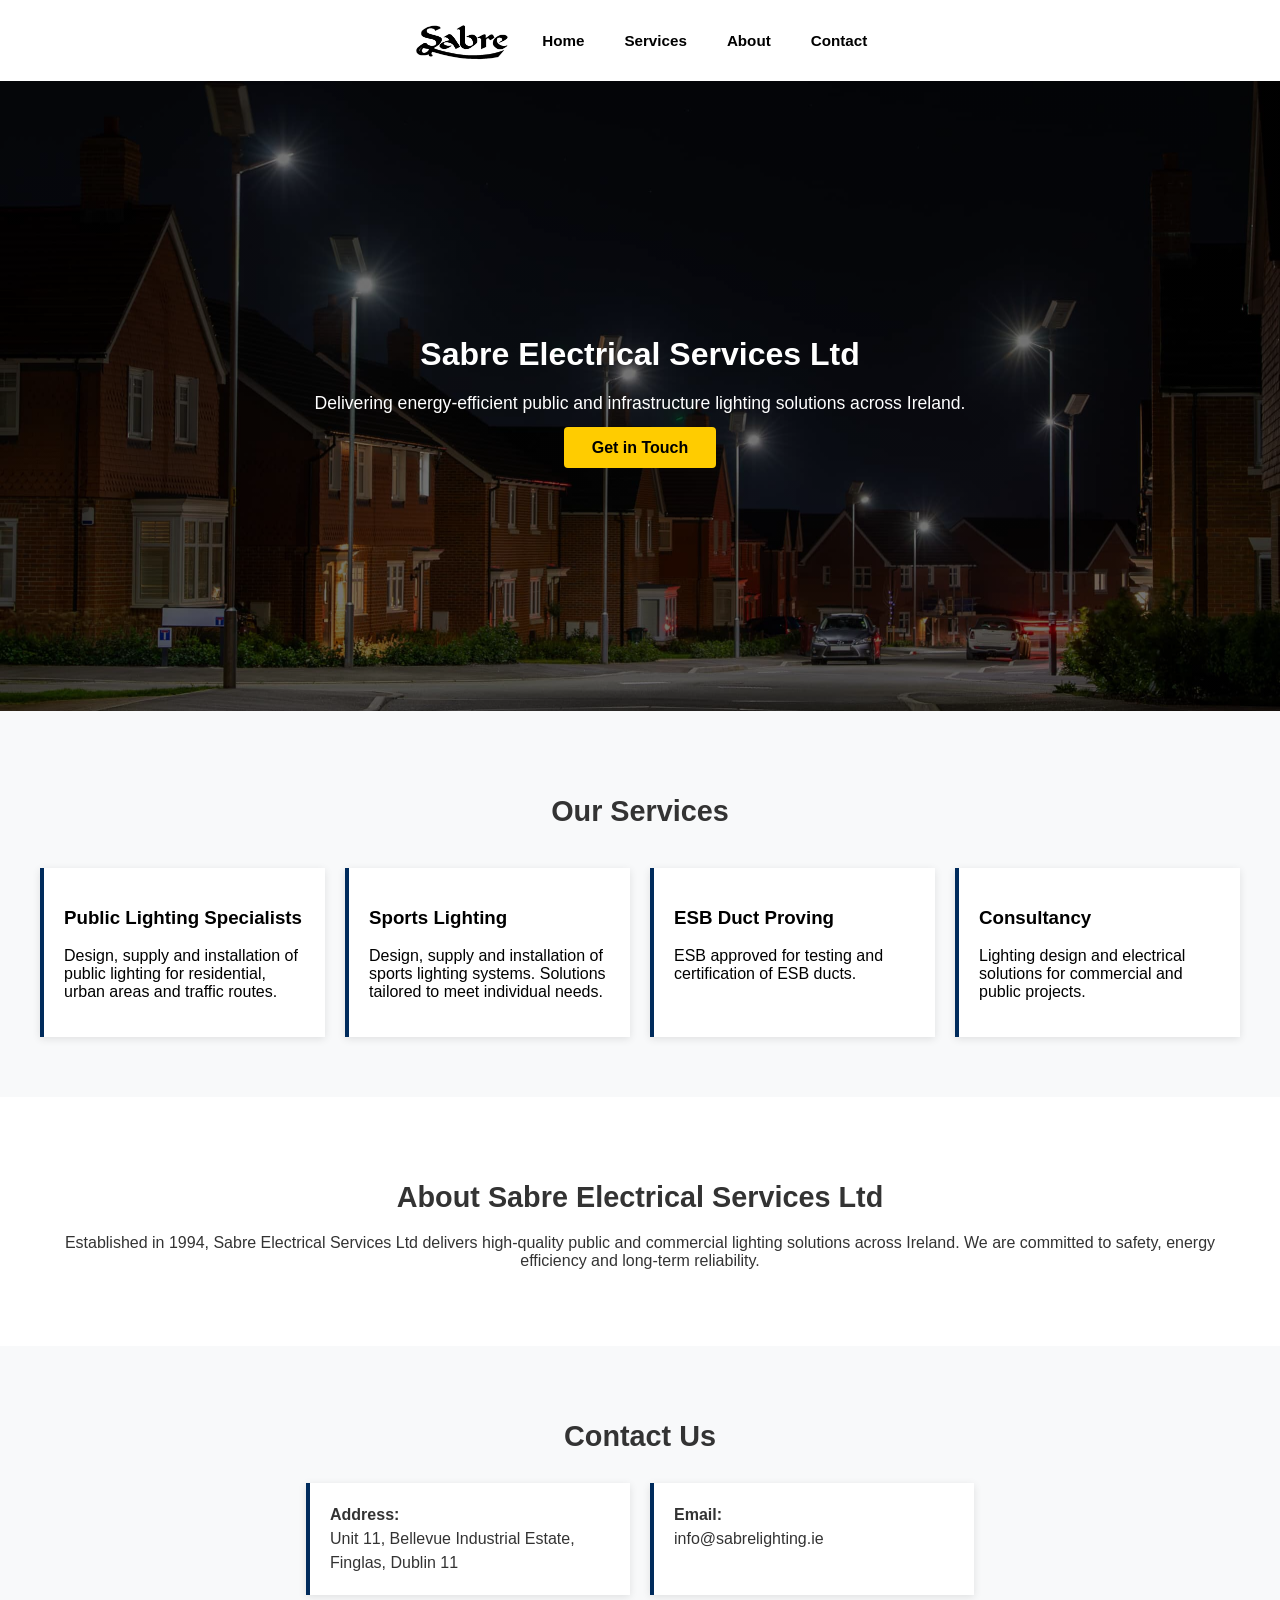
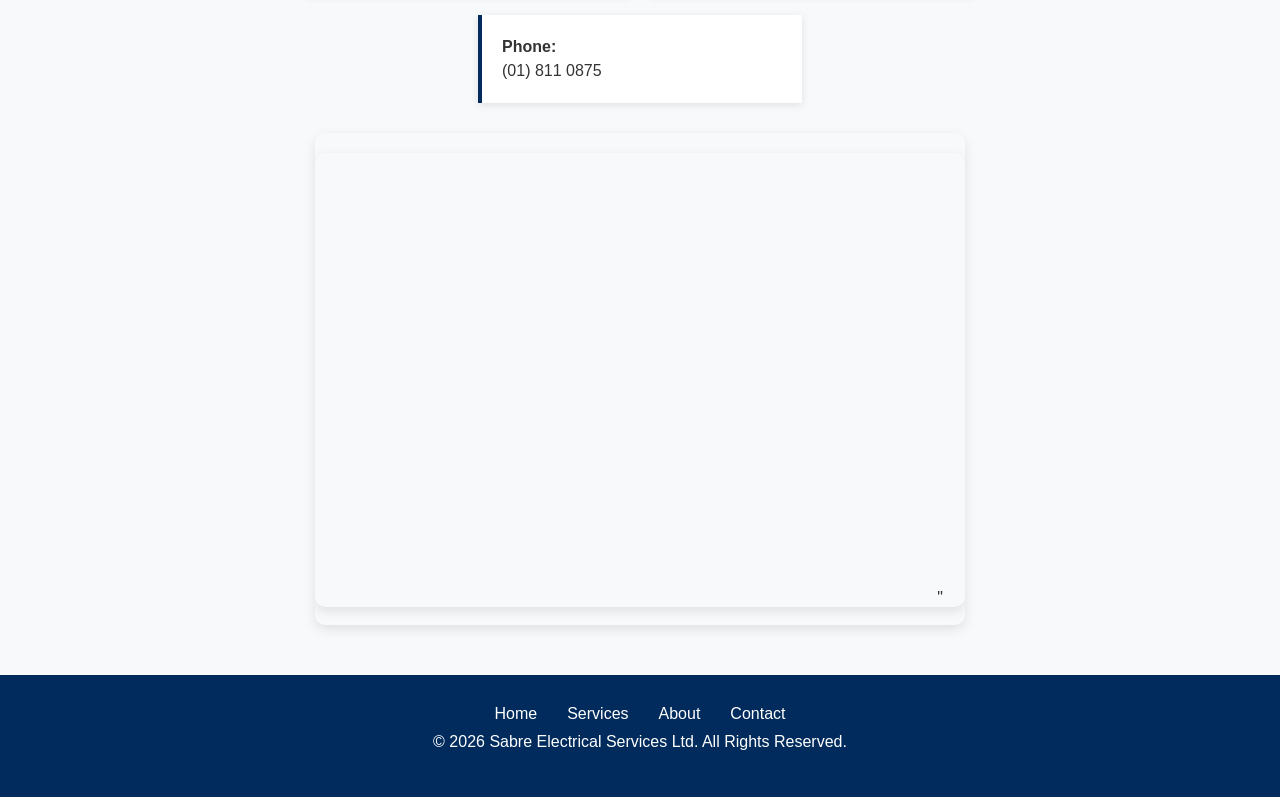
<file: index.html>
<!DOCTYPE html>
<html lang="en">
<head>
  <meta charset="UTF-8" />
  <meta name="viewport" content="width=device-width, initial-scale=1.0" />
  <title>Sabre Electrical Services Ltd</title>
  <link rel="stylesheet" href="style.css" />
</head>

<body id="top">

  <!-- Navigation -->
<header class="navbar container">
  
<div class="logo">
  <img src="logo black on white.jpg" alt="Sabre Logo">
</div>
  
  <nav class="nav-links">
    <ul>
      <li><a href="#top">Home</a></li>
      <li><a href="#services">Services</a></li>
      <li><a href="#about">About</a></li>
      <li><a href="#contact">Contact</a></li>
    </ul>
  </nav>
</header>
 

<!-- Hero -->
<section class="hero">
  <div class="container">
    <div class="hero-content">

<div class="hero-title">

  <span class="hero-title-text">Sabre Electrical Services Ltd</span>
</div>

      <p>Delivering energy-efficient public and infrastructure lighting solutions across Ireland.</p>
      <a href="#contact" class="btn">Get in Touch</a>

    </div>
  </div>
</section>

  <!-- Services -->
  <section id="services">
    <div class="container">
      <h2>Our Services</h2>
<div class="service-grid">
    
       <a href="himast.html" class="card card-link">
          <h3>Public Lighting Specialists</h3>
          <p>Design, supply and installation of public lighting for residential, urban areas and traffic routes.</p>
        </a>

<a href="sports.html" class="card card-link">
  <h3>Sports Lighting</h3>
  <p>Design, supply and installation of sports lighting systems. Solutions tailored to meet individual needs.</p>
</a>
        <a href="duct.html" class="card card-link">
          <h3>ESB Duct Proving</h3>
          <p>ESB approved for testing and certification of ESB ducts.</p>
        </a>

        <a href="consultancy.html" class="card card-link">
          <h3>Consultancy</h3>
          <p>Lighting design and electrical solutions for commercial and public projects.</p>
        </a>
      </div>
      </div>
   
  </section>

  <!-- About -->
  <section id="about">
    <div class="container">
      <h2>About Sabre Electrical Services Ltd</h2>
      <p>Established in 1994, Sabre Electrical Services Ltd delivers high-quality public and commercial lighting solutions across Ireland. We are committed to safety, energy efficiency and long-term reliability.</p>
    </div>
  </section>

  <!-- Contact -->
  <section id="contact">
    <div class="container">
      <h2>Contact Us</h2>

      <div class="contact-grid">
        <div class="contact-item">
          <strong>Address:</strong><br>
          Unit 11, Bellevue Industrial Estate, Finglas, Dublin 11
        </div>

        <div class="contact-item">
          <strong>Email:</strong><br>
          info@sabrelighting.ie
        </div>

        <div class="contact-item">
          <strong>Phone:</strong><br>
          (01) 811 0875
        </div>
      </div>
    </div>
    <div class="map-container">
<div class="map-container">
<iframe src="https://www.google.com/maps/embed?pb=!1m18!1m12!1m3!1d38071.1001358611!2d-6.338462619333755!3d53.38900137947382!2m3!1f0!2f0!3f0!3m2!1i1024!2i768!4f13.1!3m3!1m2!1s0x48670de7db69b7cf%3A0xf329eb32c53cad4d!2sFinglas%20South%2C%20Dublin%2C%20D11%20VN59!5e0!3m2!1sen!2sie!4v1790237415801!5m2!1sen!2sie" width="600" height="450" style="border:0;" allowfullscreen="" loading="lazy" referrerpolicy="strict-origin-when-cross-origin"></iframe>"
</div>
 
</div>
  </section>

  <!-- Footer -->
<footer>
    <div class="footer-links">
      <a href="#top">Home</a>
      <a href="#services">Services</a>
      <a href="#about">About</a>
      <a href="#contact">Contact</a>
    </div>
    <p>© 2026 Sabre Electrical Services Ltd. All Rights Reserved.</p>
  </footer>
  

</body>
</html>
</file>
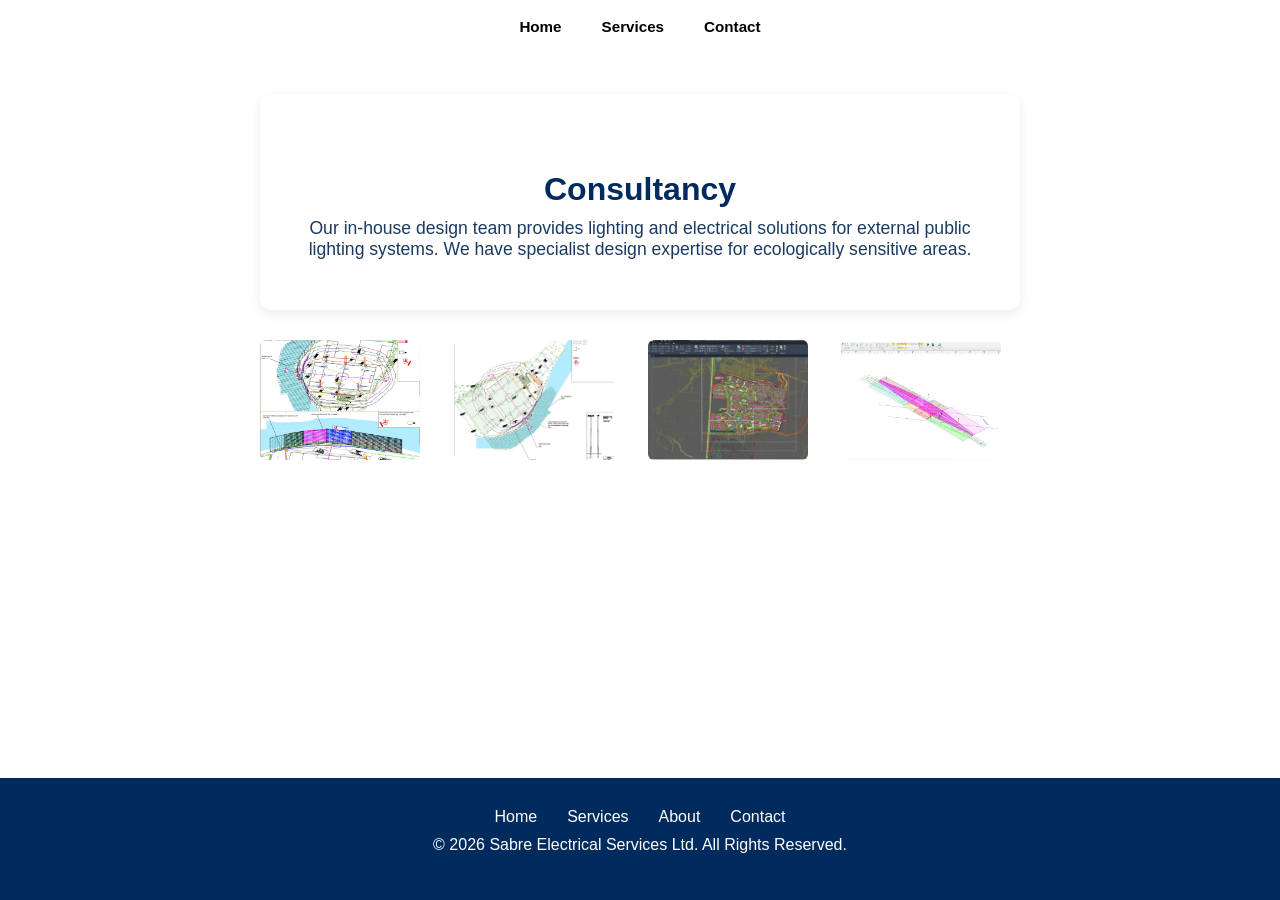
<file: consultancy.html>
<!DOCTYPE html>
<html lang="en">
<head>
  <meta charset="UTF-8">
  <meta name="viewport" content="width=device-width, initial-scale=1.0">
  <title>Consultancy | Sabre Electrical Services Ltd</title>

  <link href="https://fonts.googleapis.com/css2?family=Poppins:wght@300;400;600&display=swap" rel="stylesheet">
  <link rel="stylesheet" href="style.css">
</head>

<body class="consultancy-page">

<header class="navbar">
  <nav class="nav-links">
    <ul>
      <li><a href="index.html#top">Home</a></li>
      <li><a href="index.html#services">Services</a></li>
      <li><a href="index.html#contact">Contact</a></li>
    </ul>
  </nav>
</header>

<main class="page-content container">

<section class="himast-tile">
  <h1>Consultancy</h1>
  <p>Our in‑house design team provides lighting and electrical solutions for external public lighting systems.
     We have specialist design expertise for ecologically sensitive areas.</p>
</section>

<section>
  <div class="gallery-grid">
      <img src="consultancy1.jpeg" alt="Consultancy Project 1" class="thumb">
      <img src="consultancy2.jpeg" alt="Consultancy Project 2" class="thumb">
      <img src="consultancy3.jpeg" alt="Consultancy Project 3" class="thumb">
      <img src="consultancy4.jpeg" alt="Consultancy Project 4" class="thumb">
  </div>
</section>

</main>

<div id="lightbox" class="lightbox">
  <span class="close">&times;</span>
  <span class="arrow left">&#10094;</span>
  <img id="lightbox-img" class="lightbox-img">
  <span class="arrow right">&#10095;</span>
</div>

<footer class="footer">
  <div class="footer-links">
    <a href="index.html#top">Home</a>
    <a href="index.html#services">Services</a>
    <a href="index.html#about">About</a>
    <a href="index.html#contact">Contact</a>
  </div>
  <p>© 2026 Sabre Electrical Services Ltd. All Rights Reserved.</p>
</footer>

<script src="gallery.js"></script>

</body>
</html>
</file>
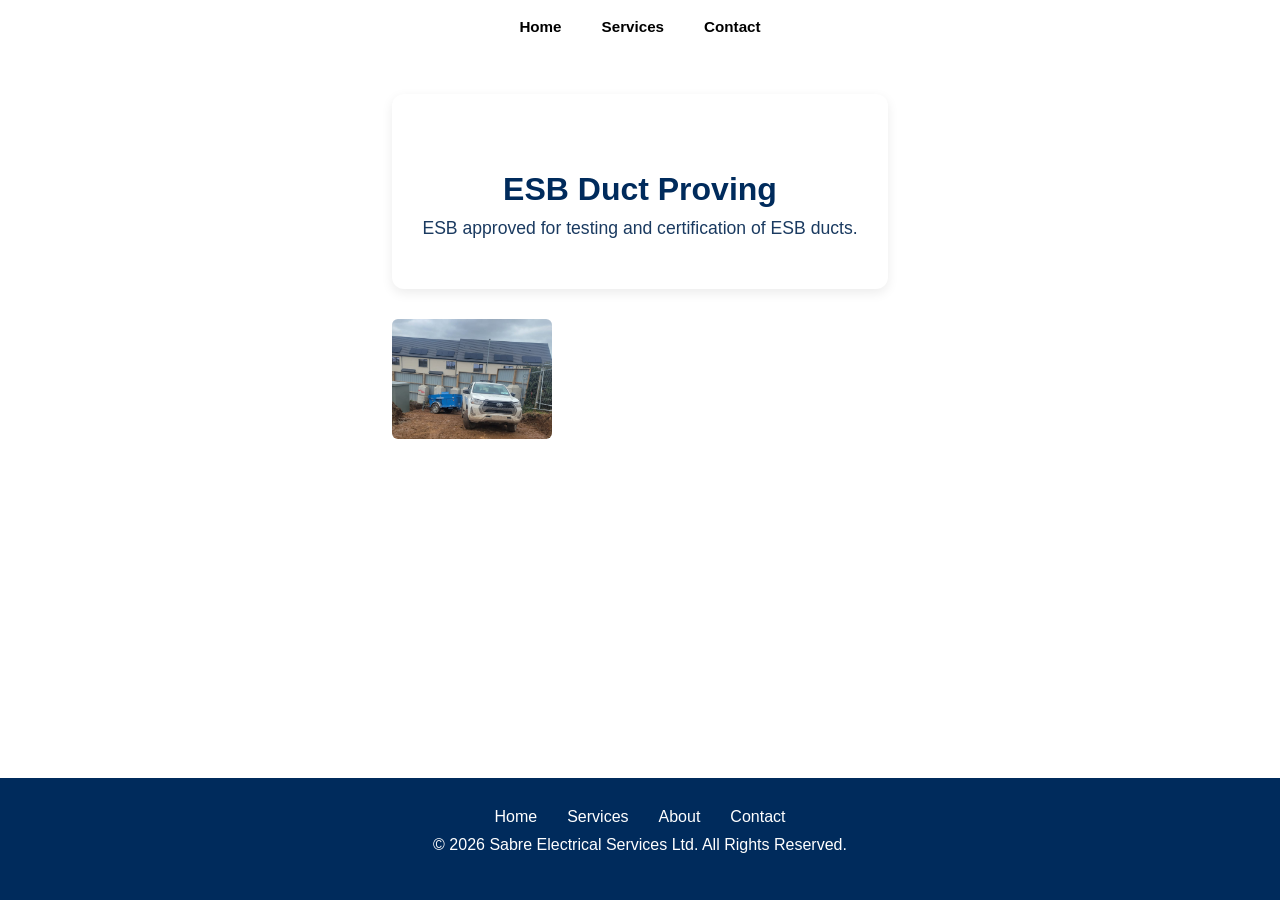
<file: duct.html>
<!DOCTYPE html>
<html lang="en">
<head>
  <meta charset="UTF-8">
  <meta name="viewport" content="width=device-width, initial-scale=1.0">
  <title>ESB Duct Proving | Sabre Electrical Services Ltd</title>

  <link href="https://fonts.googleapis.com/css2?family=Poppins:wght@300;400;600&display=swap" rel="stylesheet">
  <link rel="stylesheet" href="style.css">
</head>

<body class="duct-page">

<header class="navbar">
  <nav class="nav-links">
    <ul>
      <li><a href="index.html#top">Home</a></li>
      <li><a href="index.html#services">Services</a></li>
      <li><a href="index.html#contact">Contact</a></li>
    </ul>
  </nav>
</header>

<main class="page-content container">

<section class="himast-tile">
  <h1>ESB Duct Proving</h1>
  <p>ESB approved for testing and certification of ESB ducts.</p>
</section>

<section>
  <div class="gallery-grid">
    <img src="duct.jpeg" alt="ESB Duct Proving" class="thumb">
  </div>
</section>

</main>

<div id="lightbox" class="lightbox">
  <span class="close">&times;</span>
  <span class="arrow left">&#10094;</span>
  <img id="lightbox-img" class="lightbox-img">
  <span class="arrow right">&#10095;</span>
</div>

<footer>
  <div class="footer-links">
    <a href="index.html#top">Home</a>
    <a href="index.html#services">Services</a>
    <a href="index.html#about">About</a>
    <a href="index.html#contact">Contact</a>
  </div>
  <p>© 2026 Sabre Electrical Services Ltd. All Rights Reserved.</p>
</footer>

<script src="gallery.js"></script>

</body>
</html>
</file>
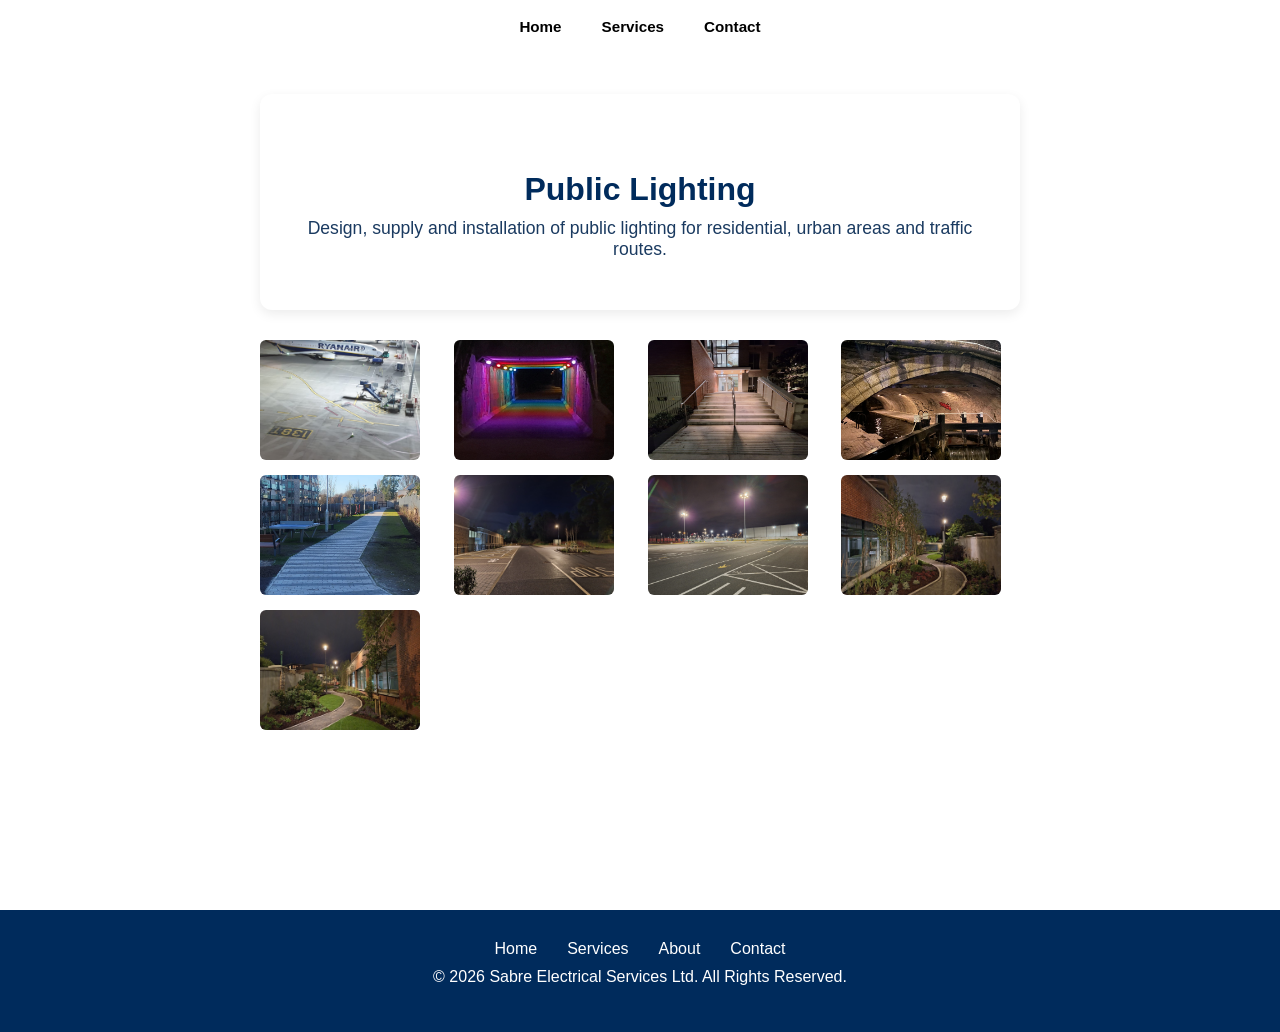
<file: himast.html>
<!DOCTYPE html>
<html lang="en">
<head>
  <meta charset="UTF-8">
  <meta name="viewport" content="width=device-width, initial-scale=1.0">
  <title>Hi-Mast | Sabre Electrical Services Ltd</title>

  <link href="https://fonts.googleapis.com/css2?family=Poppins:wght@300;400;600&display=swap" rel="stylesheet">
  <link rel="stylesheet" href="style.css">
</head>


<body class="himast-page">
<header class="navbar">


  <nav class="nav-links">
    <ul>
      <li><a href="index.html#top">Home</a></li>
      <li><a href="index.html#services">Services</a></li>
      <li><a href="index.html#contact">Contact</a></li>
    </ul>
  </nav>
</header>
  <main class="page-content container">
<section class="himast-tile">
  <h1>Public Lighting</h1>
  <p>Design, supply and installation of public lighting for residential, urban areas and traffic routes.</p>
</section>



<section>
  <!-- GALLERY GRID (required for gallery.js) -->
  <div class="gallery-grid">
    <img class="thumb" src="airport.jpeg" alt="Airport Hi-Mast">
    <img class="thumb" src="all_lights.jpeg.jpeg" alt="Lighting Overview">
    <img class="thumb" src="stairs.jpg" alt="Hi-Mast Maintenance">
    <img class="thumb" src="bridge.jpeg" alt="Bridge Lighting">
    <img class="thumb" src="street2.jpeg" alt="Street Lighting">
    <img class="thumb" src="street3.jpeg" alt="Urban Lighting">
    <img class="thumb" src="port.jpg" alt="Hi-Mast Maintenance">
    <img class="thumb" src="ally.jpg" alt="Hi-Mast Maintenance">
    <img class="thumb" src="backally.jpg" alt="Hi-Mast Maintenance">
  </div>
</section>

<!-- LIGHTBOX (required for gallery.js) -->
<div id="lightbox" class="lightbox">
  <span class="close">&times;</span>
  <span class="arrow left">&#10094;</span>
  <img id="lightbox-img" class="lightbox-img">
  <span class="arrow right">&#10095;</span>
</div>
</main>
<footer>
    <div class="footer-links">
      <a href="#top">Home</a>
      <a href="#services">Services</a>
      <a href="#about">About</a>
      <a href="#contact">Contact</a>
    </div>
    <p>© 2026 Sabre Electrical Services Ltd. All Rights Reserved.</p>
  </footer>

<script src="gallery.js"></script>

</body>
</html>
</file>
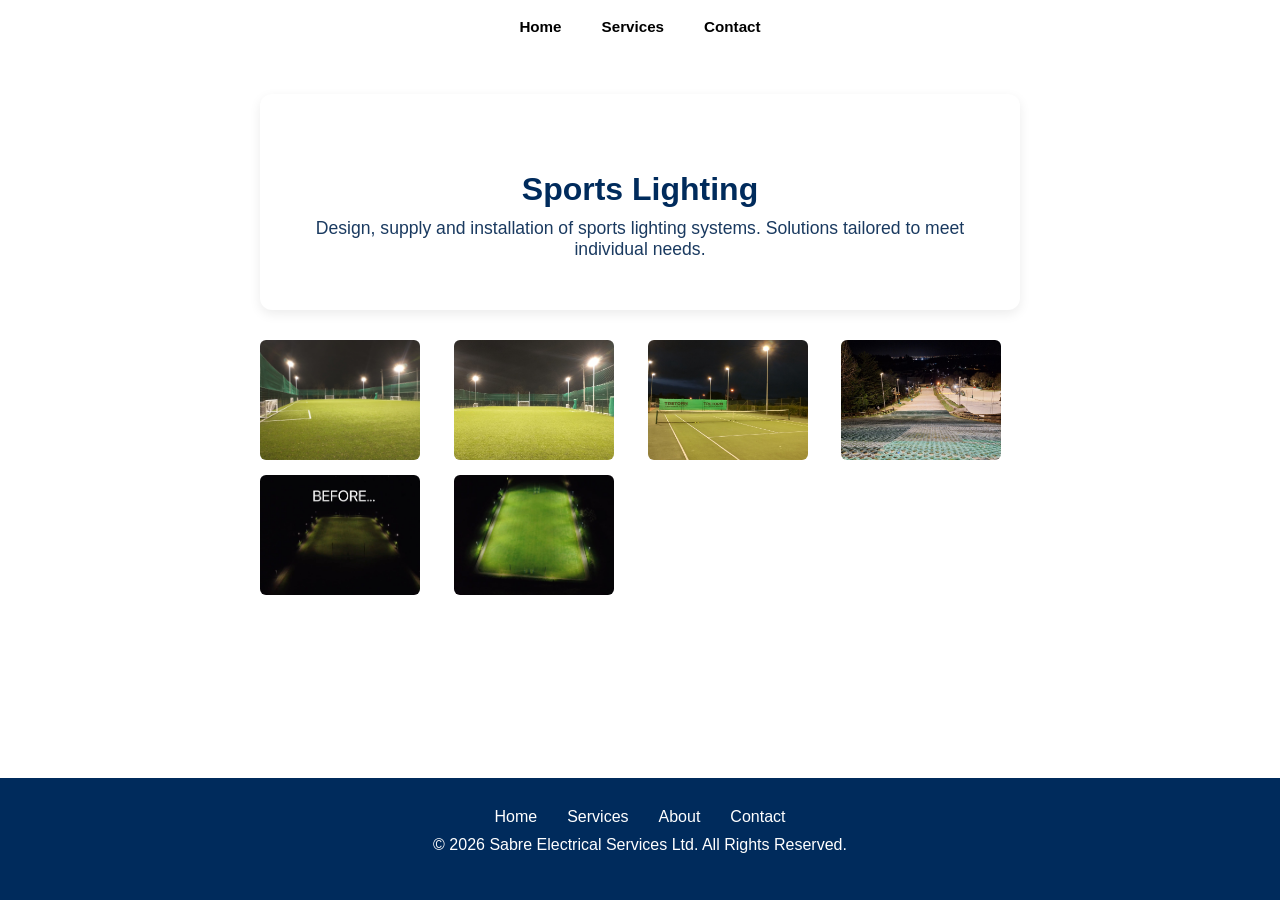
<file: sports.html>
<!DOCTYPE html>
<html lang="en">
<head>
  <meta charset="UTF-8">
  <meta name="viewport" content="width=device-width, initial-scale=1.0">
  <title>Sports Lighting | Sabre Electrical Services Ltd</title>

  <link href="https://fonts.googleapis.com/css2?family=Poppins:wght@300;400;600&display=swap" rel="stylesheet">
  <link rel="stylesheet" href="style.css">
</head>

<body class="sport-page">

<header class="navbar">
  <nav class="nav-links">
    <ul>
      <li><a href="index.html#top">Home</a></li>
      <li><a href="index.html#services">Services</a></li>
      <li><a href="index.html#contact">Contact</a></li>
    </ul>
  </nav>
</header>

<main class="page-content container">

<section class="himast-tile">
  <h1>Sports Lighting</h1>
  <p>Design, supply and installation of sports lighting systems. Solutions tailored to meet individual needs.</p>
</section>

<section>
  <div class="gallery-grid">
    <img src="sport1.jpeg" class="thumb">
    <img src="sport2.jpeg" class="thumb">
    <img src="sport3.jpeg.jpeg" class="thumb">
    <img src="skiing.jpeg" class="thumb">
    <img src="before.jpg" class="thumb">
    <img src="after.jpg" class="thumb">
  </div>
</section>

</main>

<div id="lightbox" class="lightbox">
  <span class="close">&times;</span>
  <span class="arrow left">&#10094;</span>
  <img id="lightbox-img" class="lightbox-img">
  <span class="arrow right">&#10095;</span>
</div>

<footer>
  <div class="footer-links">
    <a href="#top">Home</a>
    <a href="#services">Services</a>
    <a href="#about">About</a>
    <a href="#contact">Contact</a>
  </div>
  <p>© 2026 Sabre Electrical Services Ltd. All Rights Reserved.</p>
</footer>

<script src="gallery.js"></script>

</body>
</html>
</file>
<file: style.css>
/* GLOBAL */
body {
  margin: 0;
  font-family: 'Segoe UI', Arial, sans-serif;
  color: #333;
}

.container {
  max-width: 1200px;
  margin: 0 auto;
  padding: 0 20px;
}

/* NAVIGATION */
.navbar {
  display: flex;
  justify-content: center;   /* CENTER THE NAV */
  align-items: center;
  padding: 18px 20px;
}

.logo img {
height: 45px; /* was 28px */
width: auto;
display: block;
margin-right: 30px;
}

.nav-links ul {
  display: flex;
  gap: 40px;
  list-style: none;
  margin: 0;
  padding: 0;
}

.nav-links a {
  font-size: 1.15rem;
  font-weight: 600;
  color: #002b5c;
  text-decoration: none;
}

.navbar a {
  text-decoration: none;
  color: #000;
  font-weight: 600;
  font-size: 0.95rem;
}

/* HERO */
.hero {
  min-height: 70vh;
   height: auto;
  background:
    linear-gradient(rgba(0,0,0,0.55), rgba(0,0,0,0.55)),
    url('background.jpg') center/cover no-repeat;
  display: flex;
  justify-content: center;
  align-items: center;
  text-align: center;
  color: #fff;
  padding: 0 20px;
}

.hero-title {
  display: flex;
  justify-content: center;
  align-items: center;
  gap: 14px;
  margin-bottom: 20px;
}

.sabre-white {
  filter: brightness(0) invert(1);
  height: 120px;
}

.hero-title-text {
  font-size: 2rem;
  font-weight: 600;
  color: #fff;
  white-space: nowrap;
}

.hero p {
  font-size: 1.1rem;
  margin-bottom: 25px;
}

.btn {
  background: #ffcc00;
  color: #000;
  padding: 12px 28px;
  border-radius: 4px;
  text-decoration: none;
  font-weight: 600;
}

/* SERVICES */
#services {
  background: #f8f9fa;
  padding: 60px 20px;
  text-align: center;
}

#services h2 {
  font-size: 1.8rem;
  margin-bottom: 40px;
}

.service-grid {
  display: grid;
  grid-template-columns: repeat(auto-fit, minmax(250px, 1fr));
  gap: 20px;
}

.card {
  background: #fff;
  border-left: 4px solid #002b5c;
  box-shadow: 0 2px 8px rgba(0,0,0,0.1);
  padding: 20px;
  text-align: left;
}
.card-link {
  color: #000 !important;
  text-decoration: none !important;
  display: block;
}

.card-link h3,
.card-link p {
  color: #000 !important;
}

.card-link:hover {
  opacity: 0.9;
}

/* ABOUT */
#about {
  background: #fff;
  padding: 60px 20px;
  text-align: center;
}

#about h2 {
  font-size: 1.8rem;
  margin-bottom: 20px;
}

/* CONTACT */
#contact {
background: #f8f9fa;
padding: 50px 20px;
text-align: center;
}

#contact h2 {
  font-size: 1.8rem;
  margin-bottom: 30px;
}

.contact-grid {
display: flex;
justify-content: center;
gap: 20px;
flex-wrap: wrap;
max-width: 900px;
margin: 0 auto 30px;
}

.contact-item {
width: 280px;
background: #fff;
padding: 20px;
border-left: 4px solid #002b5c;
box-shadow: 0 2px 8px rgba(0,0,0,0.1);
text-align: left;
line-height: 1.5;
}

.gallery-grid {
  display: grid;
  grid-template-columns: repeat(auto-fit, minmax(220px, 1fr));
  gap: 20px;
  margin-top: 40px;
  margin-bottom: 180px;
}

.gallery-grid img.thumb {
  width: 160px;
  height: 120px;
  object-fit: cover;
  border-radius: 6px;
  cursor: pointer;
  transition: transform 0.2s ease;
}

.gallery-grid img.thumb:hover {
  transform: scale(1.05);
  
}

/* Lightbox popup */
.lightbox {
  display: none;
  position: fixed;
  z-index: 9999;
  left: 0;
  top: 0;
  width: 100%;
  height: 100%;
  background: rgba(0,0,0,0.85);
  justify-content: center;
  align-items: center;
}

.lightbox-img {
  max-width: 90%;
  max-height: 80%;
  border-radius: 10px;
}

.close {
  position: absolute;
  top: 20px;
  right: 30px;
  font-size: 40px;
  color: #fff;
  cursor: pointer;
}



@media (max-width: 768px) {

  /* MOBILE NAVIGATION */
  .navbar {
    display: flex;
    flex-direction: row;
    justify-content: space-between;
    align-items: center;
    padding: 12px 15px;
  }

  .nav-links ul {
    display: flex;
    flex-direction: row;
    gap: 15px;
  }

  /* MOBILE SERVICES */
  .service-grid {
    grid-template-columns: 1fr;
  }

  /* MOBILE CONTACT */
  .contact-grid {
    grid-template-columns: 1fr;
  }

  /* MOBILE GALLERY */
  .gallery-grid {
    grid-template-columns: repeat(2, 1fr);
  }

  /* MOBILE HERO */
  .hero {
    height: auto;
    min-height: 90vh;
    padding: 60px 20px;
  }

  /* TEXT ALIGN FIXES */
  #contact .contact-item { text-align: right; }
  #services .card { text-align: left; }
  #about p { text-align: left; }
}


.arrow {
  position: absolute;
  top: 50%;
  font-size: 50px;
  color: #fff;
  cursor: pointer;
  user-select: none;
  padding: 10px;
}

.arrow.left {
  left: 20px;
}

.arrow.right {
  right: 20px;
}



footer {
  width: 100%;
  background: #002b5c;
  padding: 30px 0;
  color: #ffffff;
}

footer .footer-links {
  display: flex;
  justify-content: center;
  gap: 30px;
}

footer .footer-links a {
  color: #ffffff;
  text-decoration: none;
}

footer p {
  text-align: center;
  margin-top: 10px;
}


body.sport-page .container {
  max-width: 900px;
}
body.sport-page .gallery-grid {
  grid-template-columns: repeat(auto-fit, minmax(160px, 1fr));
  gap: 15px;
  margin-top: 20px;
  margin-bottom: 180px;
}
body.sport-page .himast-tile {
  max-width: 900px;
  margin: 40px auto 30px;
}

body.duct-page .container {
  max-width: 900px;
}

body.duct-page .gallery-grid {
  grid-template-columns: repeat(auto-fit, minmax(160px, 1fr));
  gap: 15px;
  margin-top: 20px;
  margin-bottom: 180px;
}

body.duct-page .himast-tile {
  max-width: 900px;
  margin: 40px auto 30px;
}
body.consultancy-page .container {
  max-width: 900px;
}

body.consultancy-page .gallery-grid {
  grid-template-columns: repeat(auto-fit, minmax(160px, 1fr));
  gap: 15px;
  margin-top: 20px;
  margin-bottom: 180px;
}

body.consultancy-page .himast-tile {
  max-width: 900px;
  margin: 40px auto 30px;
}

/* Hi-Mast small tile */
.himast-tile {
   background: #ffffff;
  padding: 50px 30px;
  border-radius: 12px;
  max-width: 900px;
  margin: 40px auto 30px;
 box-shadow: 0 4px 12px rgba(0,0,0,0.08);
  text-align: center;
}

.himast-tile h1 {
  font-size: 2rem;
  margin-bottom: 10px;
  color: #002b5c;
}

.himast-tile p {
  font-size: 1.1rem;
  color: #1a3a60;
  max-width: 700px;
  margin: 0 auto;
}



/* MAKE HI-MAST MATCH SPORTS PAGE EXACTLY */
body.himast-page .container {
  max-width: 900px;
}

body.himast-page .himast-tile {
  max-width: 900px;
  margin: 40px auto 30px;
}

body.himast-page .gallery-grid {
  grid-template-columns: repeat(auto-fit, minmax(160px, 1fr));
  gap: 15px;
  margin-top: 20px;
  margin-bottom: 180px;
}

body.himast-page .gallery-grid img.thumb {
  width: 160px;
  height: 120px;
  object-fit: cover;
}

html, body {
  height: 100%;
}

body {
  display: flex;
  flex-direction: column;
}

main {
  flex: 1;
}

.hero-logo {
display: block;
max-width: 700px;
width: 100%;
height: auto;
margin: 0 auto 20px;
}


.map-container {
max-width: 650px;
margin: 30px auto 0;
border-radius: 10px;
overflow: hidden;
  margin-top: 20px;
box-shadow: 0 4px 12px rgba(0,0,0,0.1);
}
</file>
